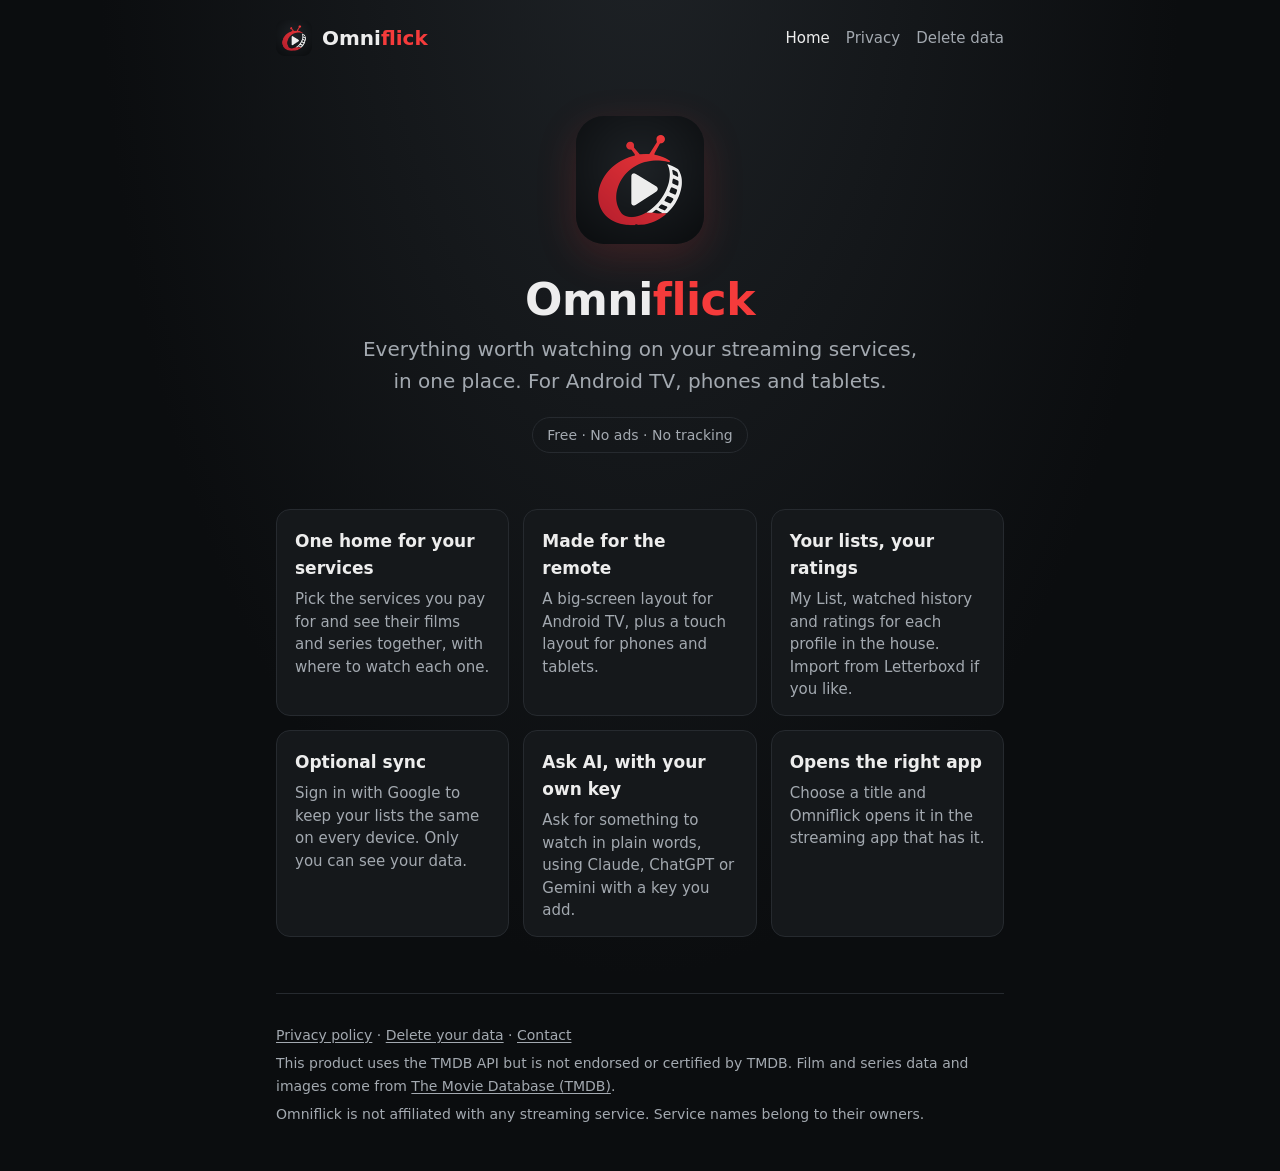
<file: docs/index.html>
<!doctype html>
<html lang="en">
<head>
<meta charset="utf-8">
<meta name="viewport" content="width=device-width, initial-scale=1">
<title>Omniflick</title>
<meta name="description" content="Omniflick is a free app for Android TV, phones and tablets that shows what to watch across your streaming services in one place.">
<link rel="icon" type="image/png" href="favicon.png">
<link rel="stylesheet" href="style.css">
</head>
<body>
<div class="wrap">
  <header class="site">
    <a class="brand" href="./"><img src="icon.png" alt=""><span>Omni<b>flick</b></span></a>
    <nav><a href="./" aria-current="page">Home</a><a href="privacy/">Privacy</a><a href="delete/">Delete data</a></nav>
  </header>

  <section class="hero">
    <img class="icon" src="icon.png" alt="Omniflick app icon">
    <h1>Omni<b>flick</b></h1>
    <p class="lead">Everything worth watching on your streaming services, in one place. For Android TV, phones and tablets.</p>
    <span class="badge">Free · No ads · No tracking</span>
  </section>

  <section class="features">
    <div class="card"><h3>One home for your services</h3><p>Pick the services you pay for and see their films and series together, with where to watch each one.</p></div>
    <div class="card"><h3>Made for the remote</h3><p>A big-screen layout for Android TV, plus a touch layout for phones and tablets.</p></div>
    <div class="card"><h3>Your lists, your ratings</h3><p>My List, watched history and ratings for each profile in the house. Import from Letterboxd if you like.</p></div>
    <div class="card"><h3>Optional sync</h3><p>Sign in with Google to keep your lists the same on every device. Only you can see your data.</p></div>
    <div class="card"><h3>Ask AI, with your own key</h3><p>Ask for something to watch in plain words, using Claude, ChatGPT or Gemini with a key you add.</p></div>
    <div class="card"><h3>Opens the right app</h3><p>Choose a title and Omniflick opens it in the streaming app that has it.</p></div>
  </section>

  <footer class="site">
    <p><a href="privacy/">Privacy policy</a> · <a href="delete/">Delete your data</a> · <a href="mailto:omniflickireland@gmail.com">Contact</a></p>
    <p>This product uses the TMDB API but is not endorsed or certified by TMDB. Film and series data and images come from <a href="https://www.themoviedb.org/">The Movie Database (TMDB)</a>.</p>
    <p>Omniflick is not affiliated with any streaming service. Service names belong to their owners.</p>
  </footer>
</div>
</body>
</html>
</file>
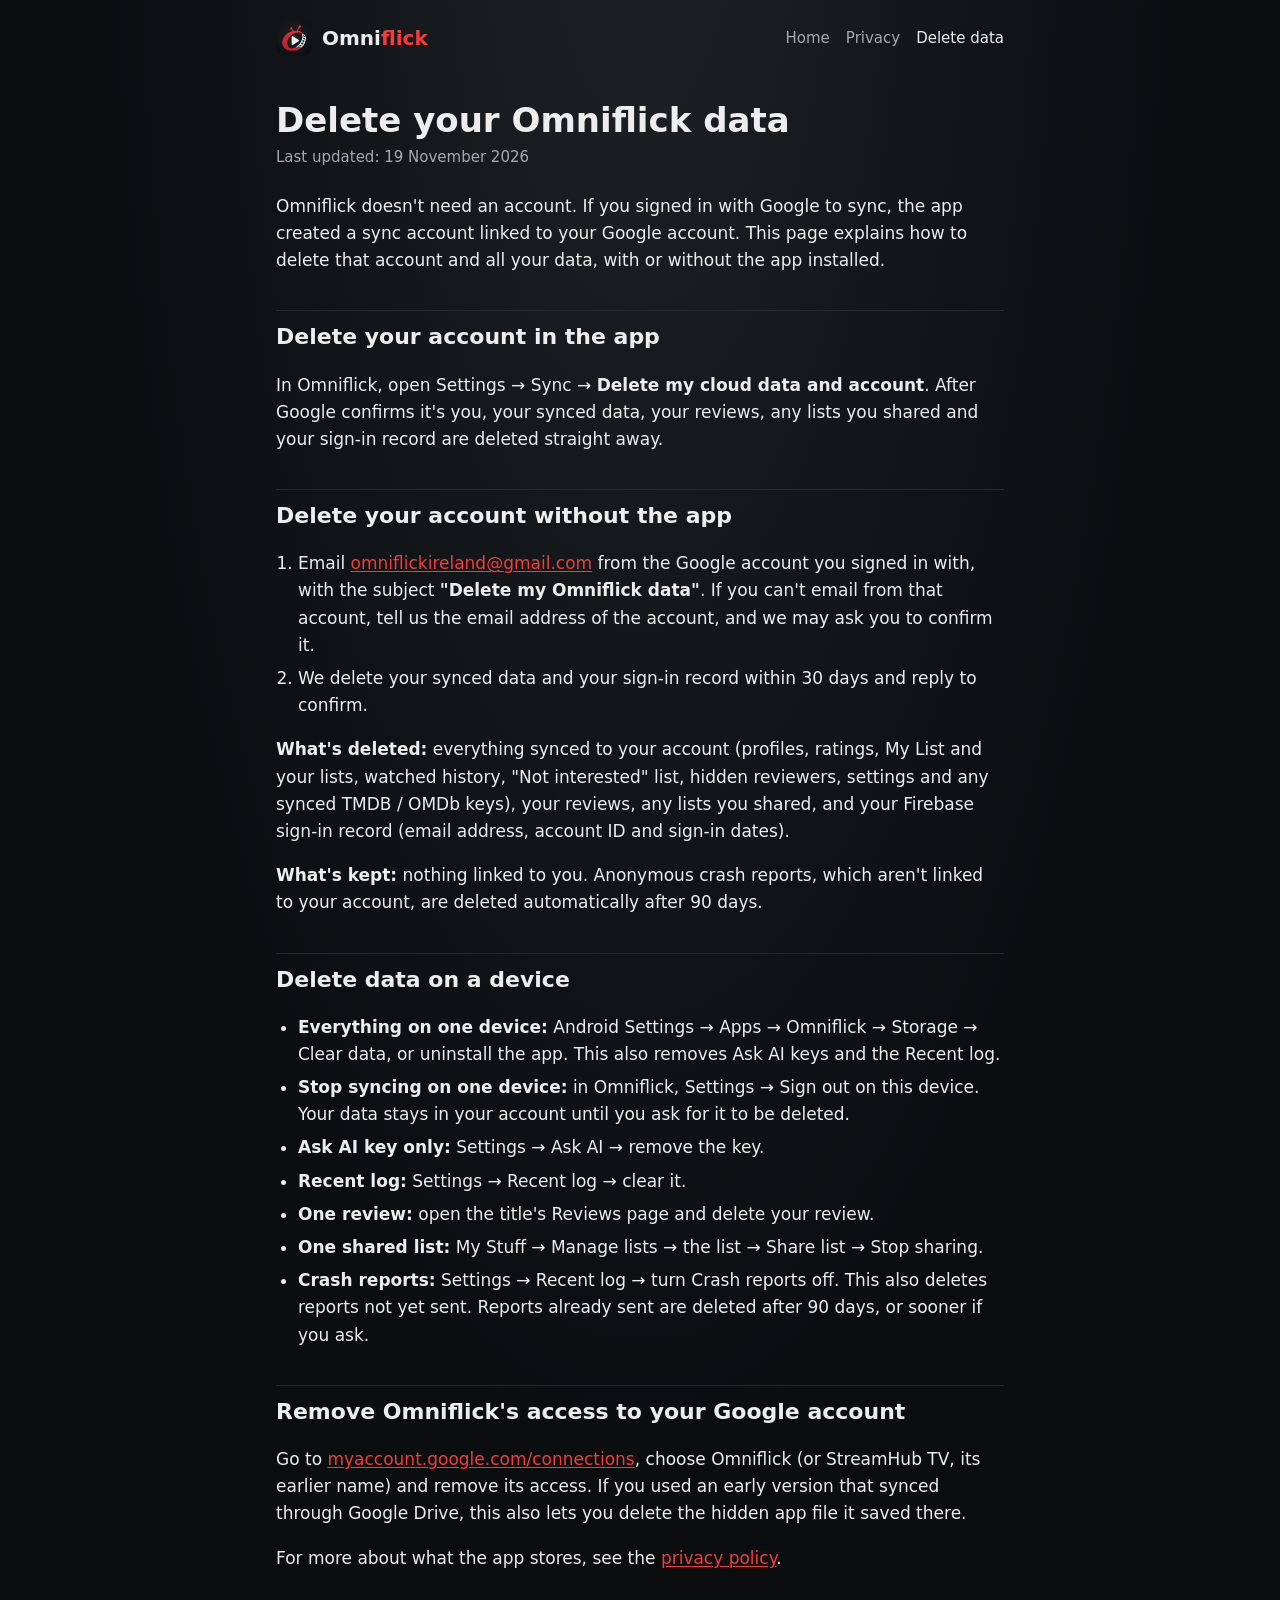
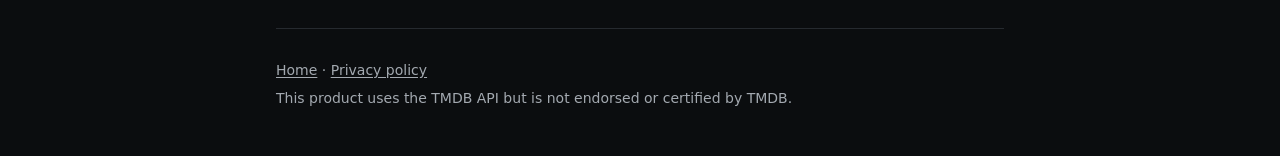
<file: docs/delete/index.html>
<!doctype html>
<html lang="en">
<head>
<meta charset="utf-8">
<meta name="viewport" content="width=device-width, initial-scale=1">
<title>Delete Omniflick Data</title>
<meta name="description" content="How to delete your Omniflick account and data.">
<link rel="icon" type="image/png" href="../favicon.png">
<link rel="stylesheet" href="../style.css">
</head>
<body>
<div class="wrap">
  <header class="site">
    <a class="brand" href="../"><img src="../icon.png" alt=""><span>Omni<b>flick</b></span></a>
    <nav><a href="../">Home</a><a href="../privacy/">Privacy</a><a href="./" aria-current="page">Delete data</a></nav>
  </header>

  <main class="doc">
    <h1>Delete your Omniflick data</h1>
    <p class="updated">Last updated: 19 November 2026</p>

    <p>Omniflick doesn't need an account. If you signed in with Google to sync, the app created a sync account linked to your Google account. This page explains how to delete that account and all your data, with or without the app installed.</p>

    <h2 id="in-app">Delete your account in the app</h2>
    <p>In Omniflick, open Settings → Sync → <strong>Delete my cloud data and account</strong>. After Google confirms it's you, your synced data, your reviews, any lists you shared and your sign-in record are deleted straight away.</p>

    <h2 id="request">Delete your account without the app</h2>
    <ol>
      <li>Email <a href="mailto:omniflickireland@gmail.com">omniflickireland@gmail.com</a> from the Google account you signed in with, with the subject <strong>"Delete my Omniflick data"</strong>. If you can't email from that account, tell us the email address of the account, and we may ask you to confirm it.</li>
      <li>We delete your synced data and your sign-in record within 30 days and reply to confirm.</li>
    </ol>
    <p><strong>What's deleted:</strong> everything synced to your account (profiles, ratings, My List and your lists, watched history, "Not interested" list, hidden reviewers, settings and any synced TMDB / OMDb keys), your reviews, any lists you shared, and your Firebase sign-in record (email address, account ID and sign-in dates).</p>
    <p><strong>What's kept:</strong> nothing linked to you. Anonymous crash reports, which aren't linked to your account, are deleted automatically after 90 days.</p>

    <h2 id="device">Delete data on a device</h2>
    <ul>
      <li><strong>Everything on one device:</strong> Android Settings → Apps → Omniflick → Storage → Clear data, or uninstall the app. This also removes Ask AI keys and the Recent log.</li>
      <li><strong>Stop syncing on one device:</strong> in Omniflick, Settings → Sign out on this device. Your data stays in your account until you ask for it to be deleted.</li>
      <li><strong>Ask AI key only:</strong> Settings → Ask AI → remove the key.</li>
      <li><strong>Recent log:</strong> Settings → Recent log → clear it.</li>
      <li><strong>One review:</strong> open the title's Reviews page and delete your review.</li>
      <li><strong>One shared list:</strong> My Stuff → Manage lists → the list → Share list → Stop sharing.</li>
      <li><strong>Crash reports:</strong> Settings → Recent log → turn Crash reports off. This also deletes reports not yet sent. Reports already sent are deleted after 90 days, or sooner if you ask.</li>
    </ul>

    <h2 id="google">Remove Omniflick's access to your Google account</h2>
    <p>Go to <a href="https://myaccount.google.com/connections">myaccount.google.com/connections</a>, choose Omniflick (or StreamHub TV, its earlier name) and remove its access. If you used an early version that synced through Google Drive, this also lets you delete the hidden app file it saved there.</p>

    <p>For more about what the app stores, see the <a href="../privacy/">privacy policy</a>.</p>
  </main>

  <footer class="site">
    <p><a href="../">Home</a> · <a href="../privacy/">Privacy policy</a></p>
    <p>This product uses the TMDB API but is not endorsed or certified by TMDB.</p>
  </footer>
</div>
</body>
</html>
</file>
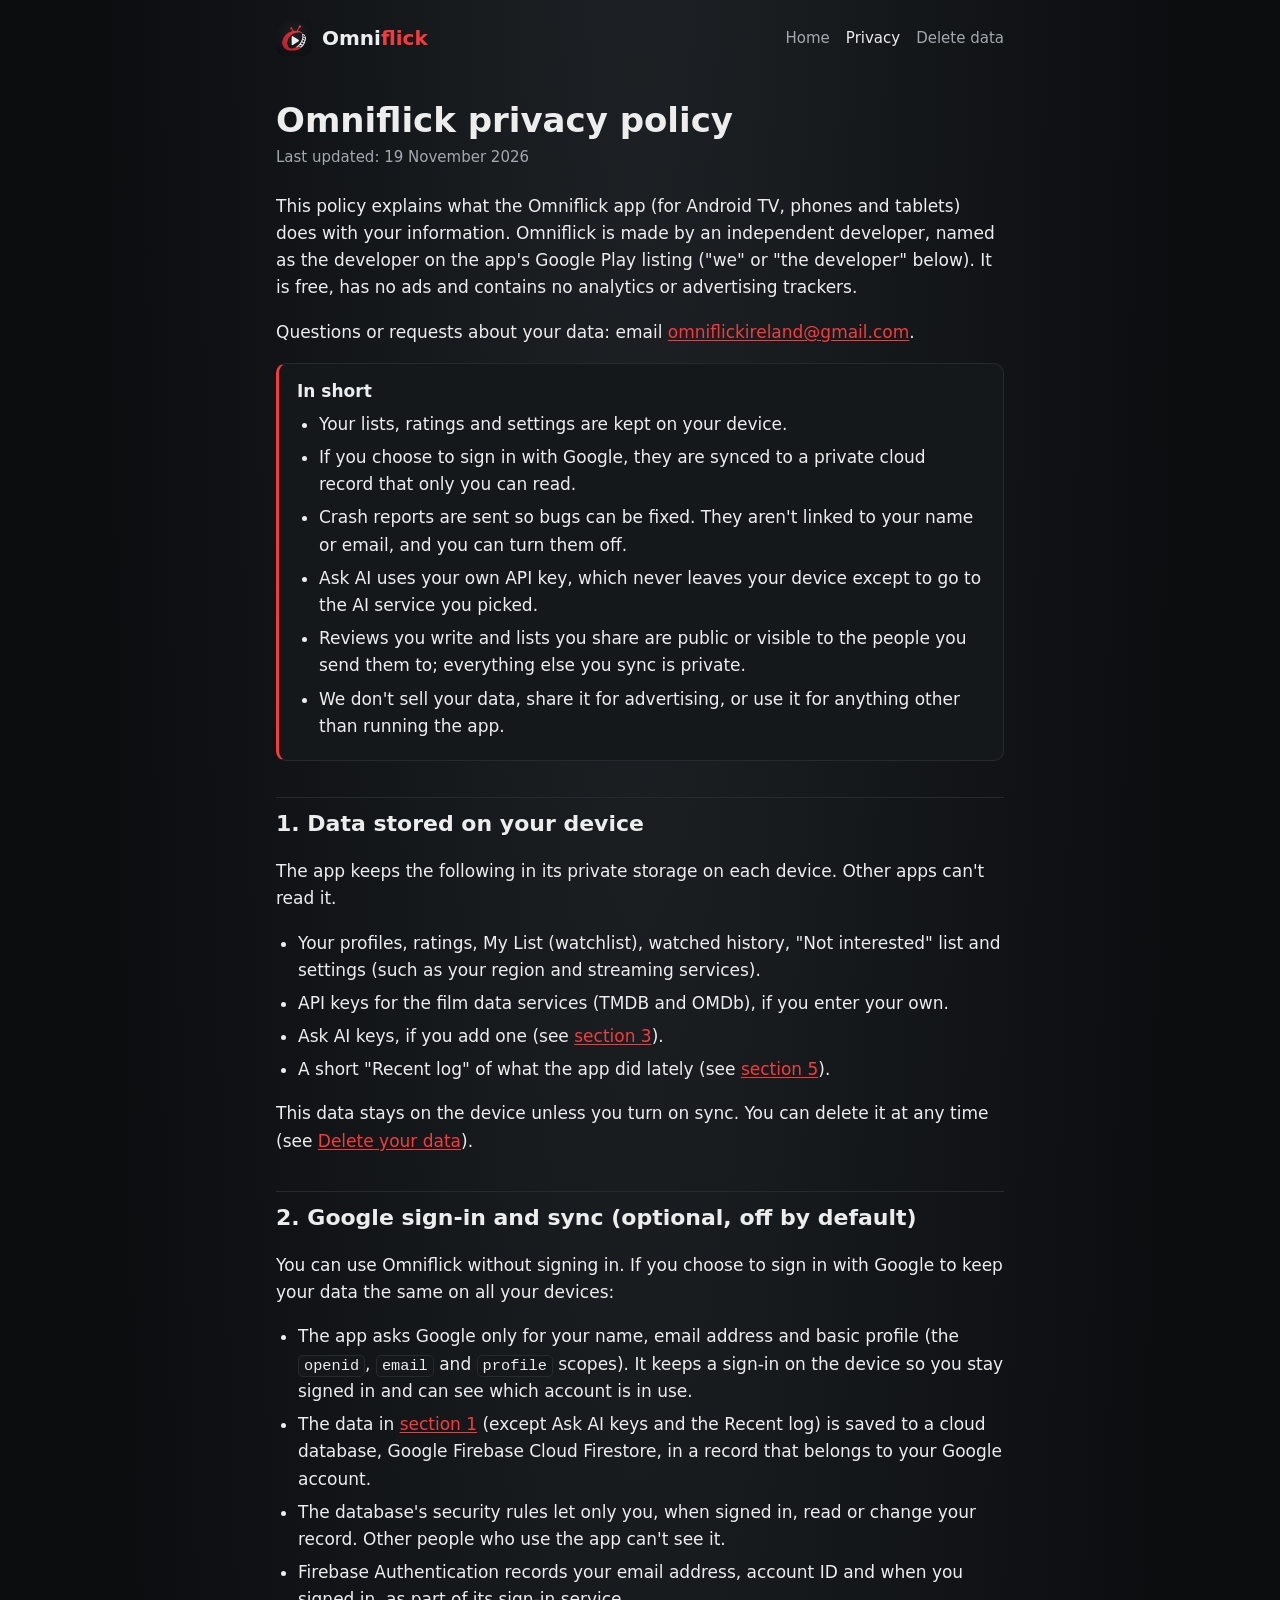
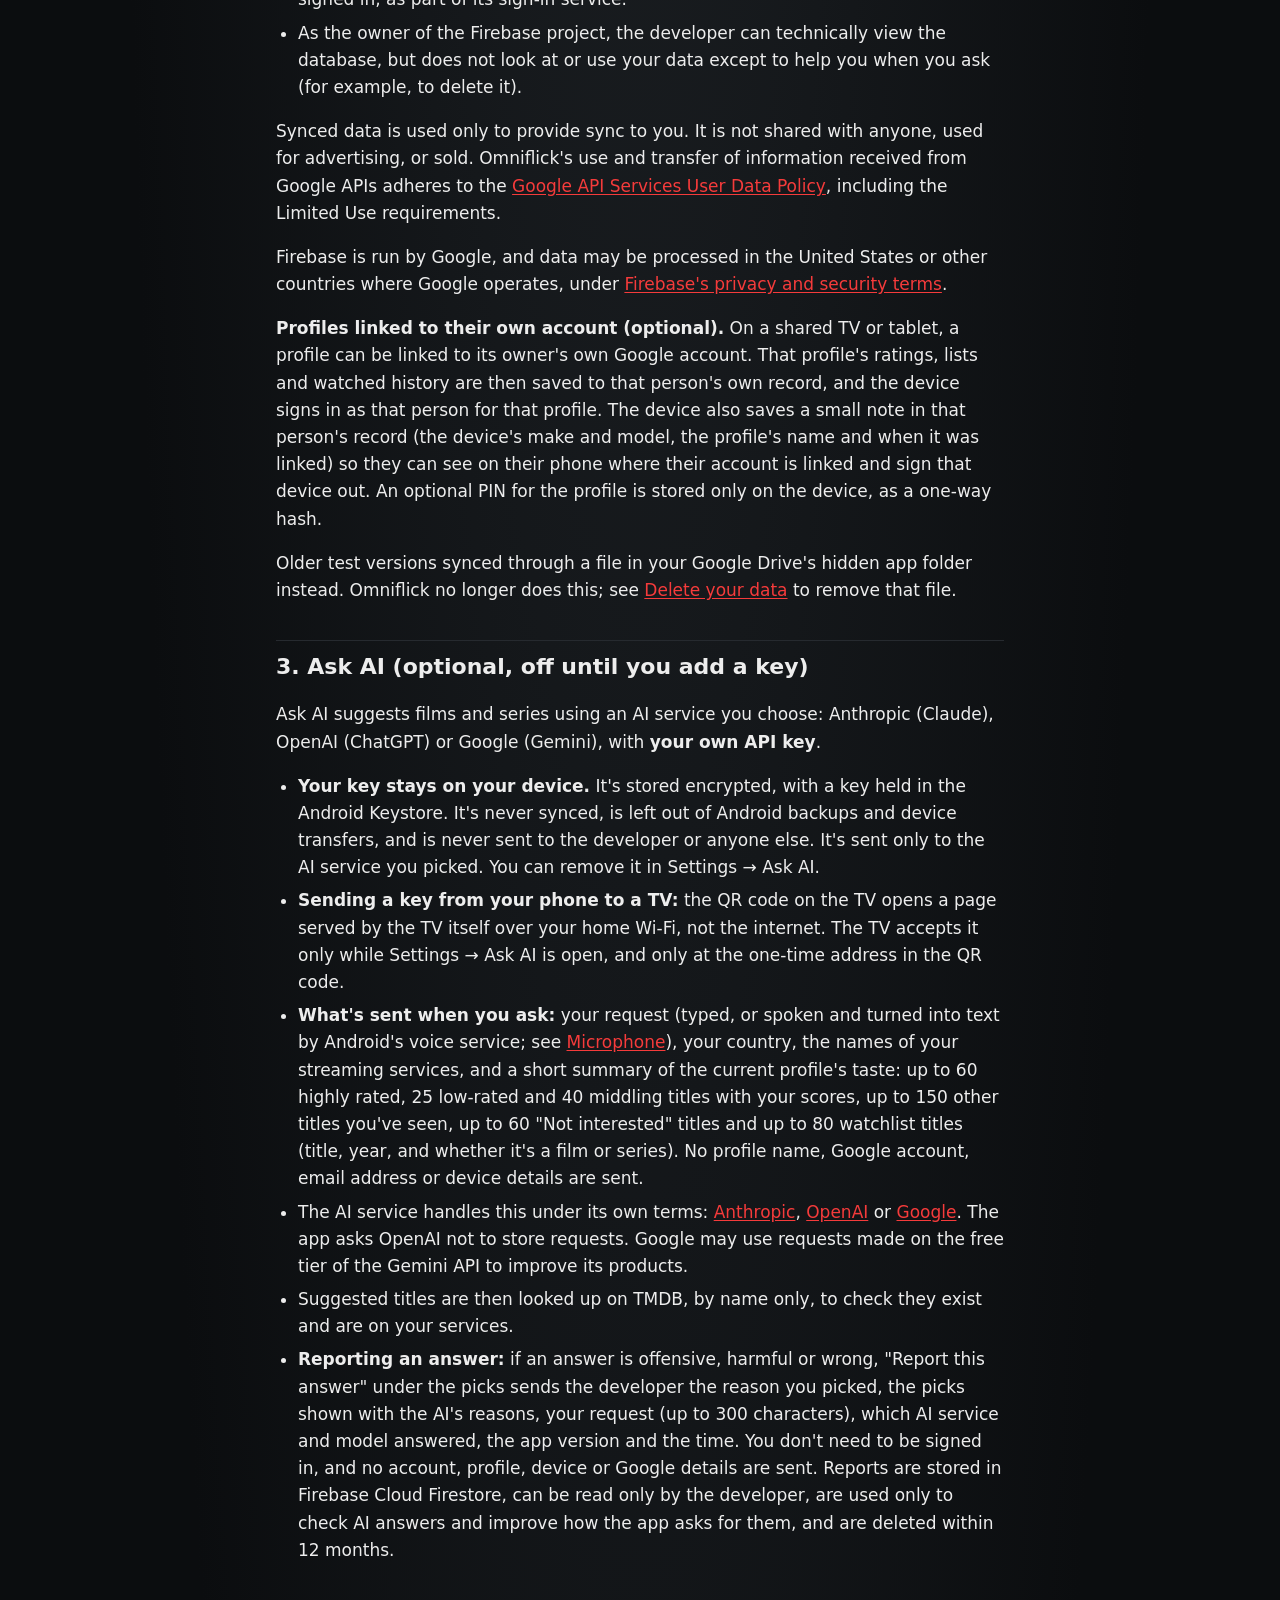
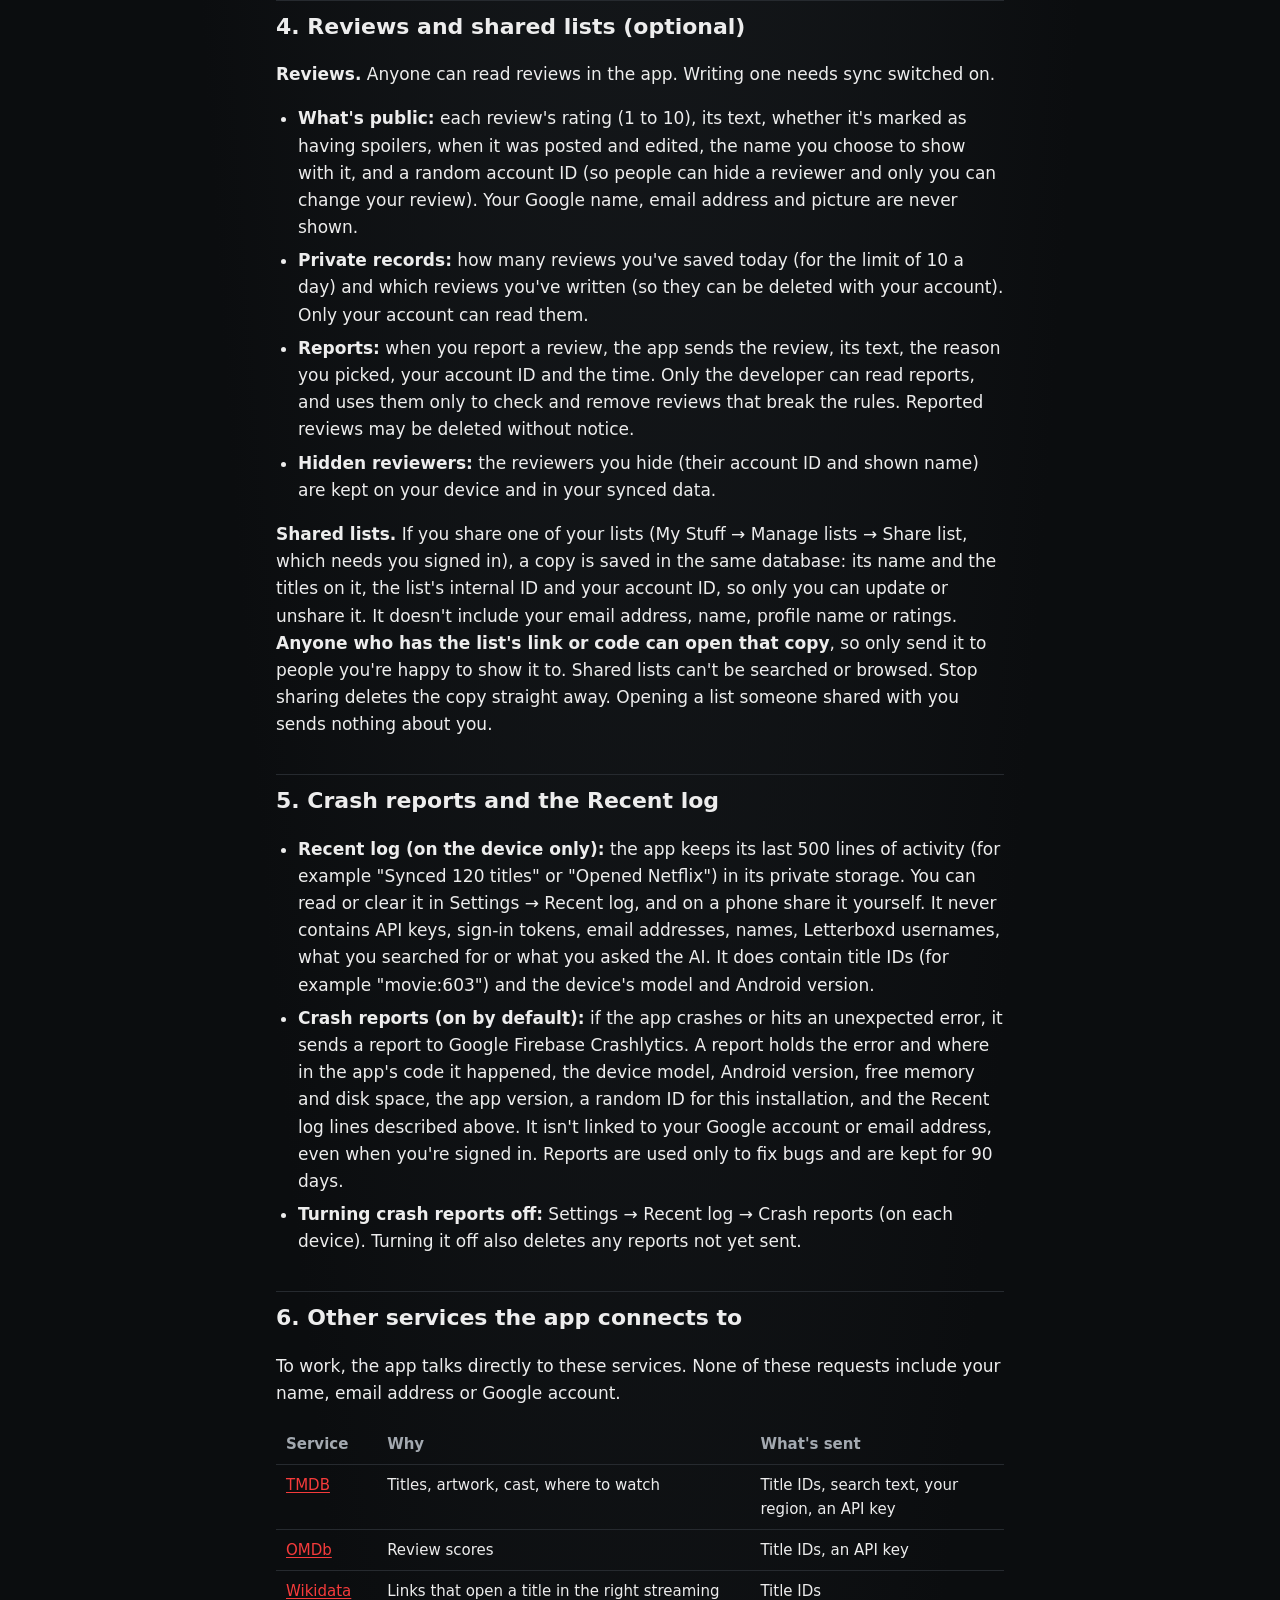
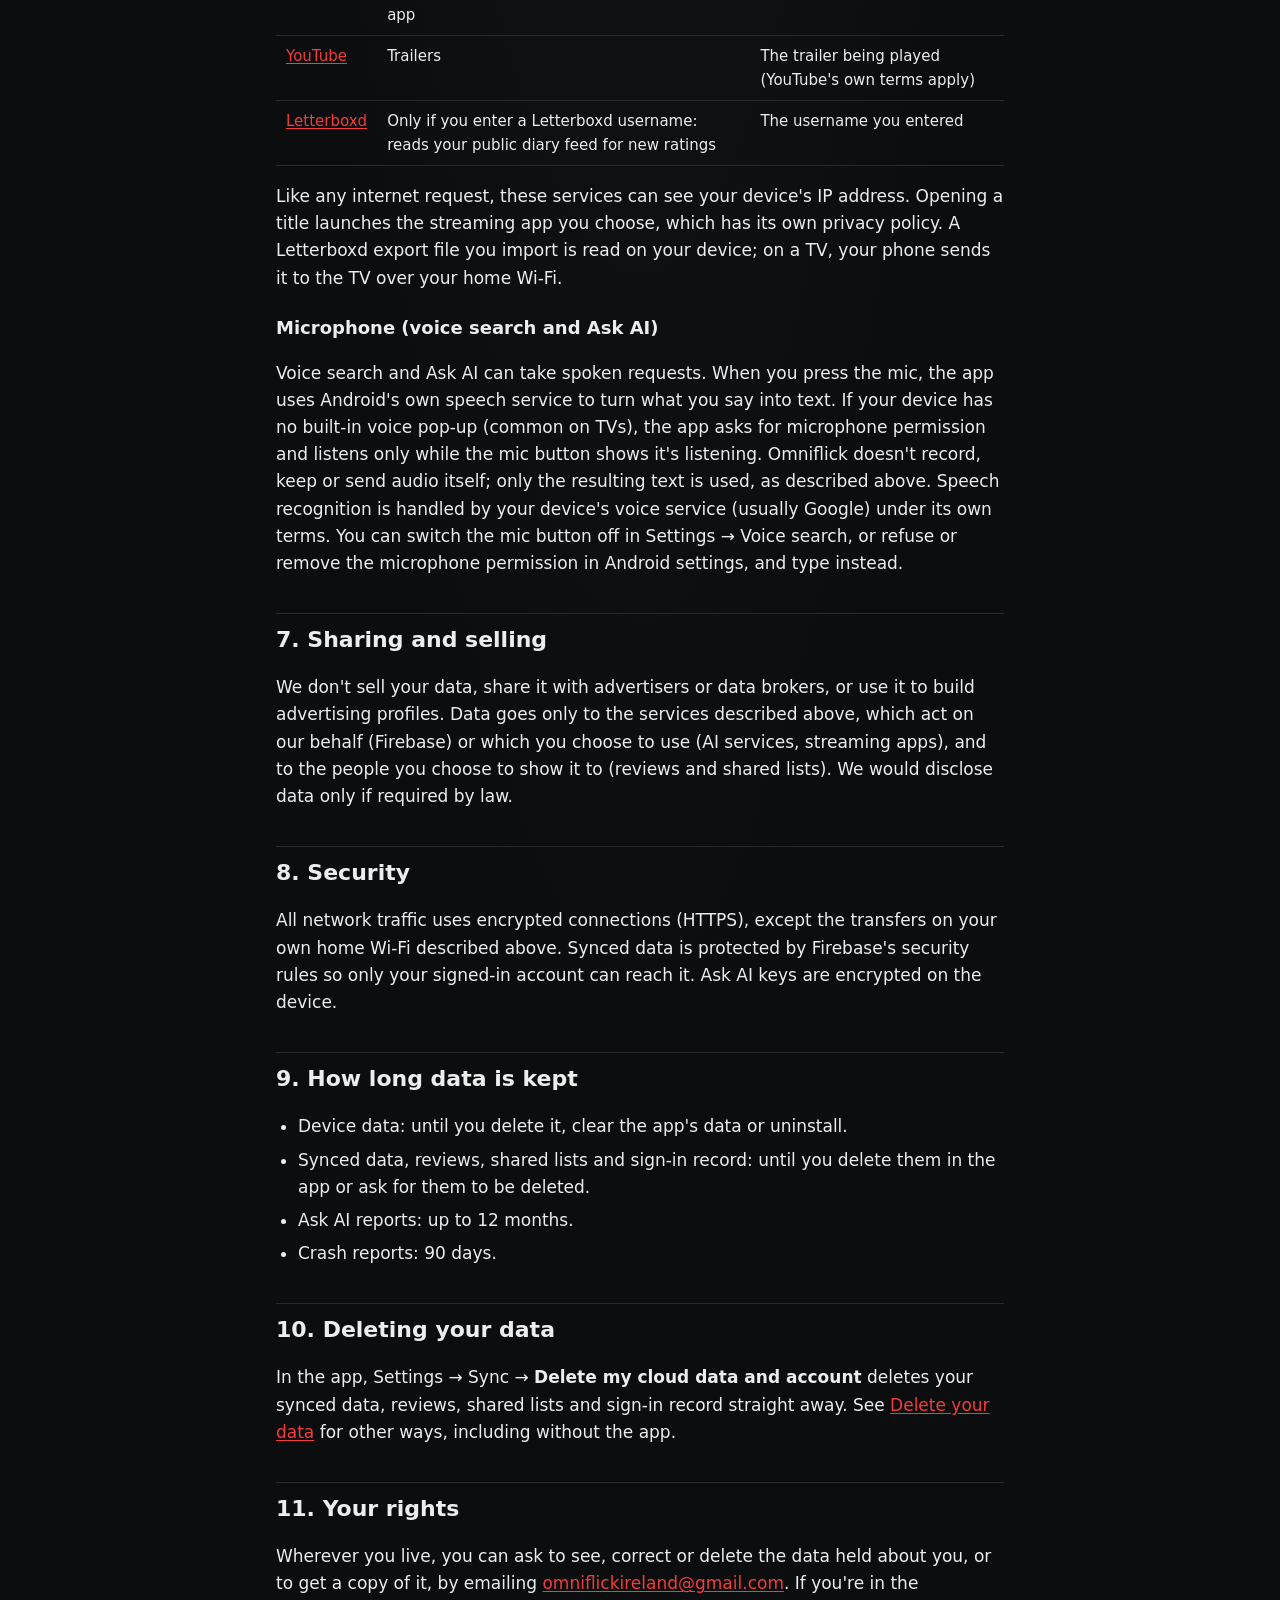
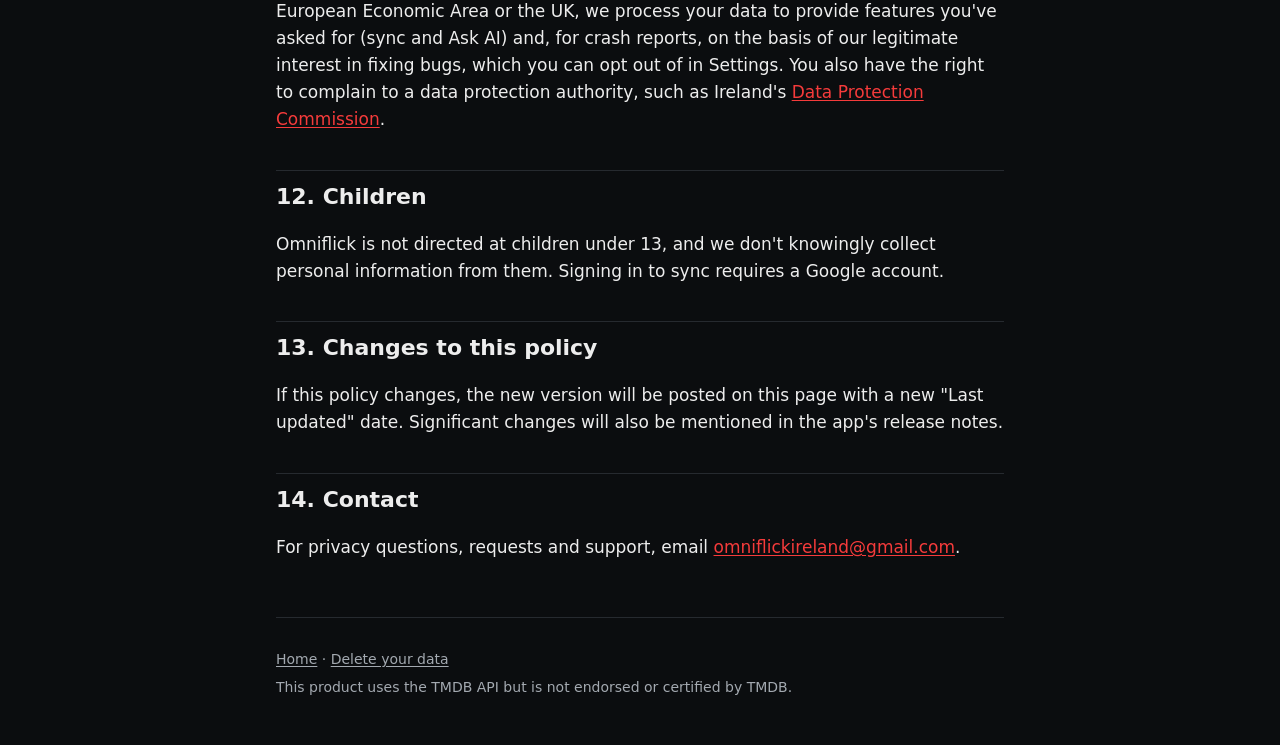
<file: docs/privacy/index.html>
<!doctype html>
<html lang="en">
<head>
<meta charset="utf-8">
<meta name="viewport" content="width=device-width, initial-scale=1">
<title>Omniflick Privacy Policy</title>
<meta name="description" content="How the Omniflick app handles your data.">
<link rel="icon" type="image/png" href="../favicon.png">
<link rel="stylesheet" href="../style.css">
</head>
<body>
<div class="wrap">
  <header class="site">
    <a class="brand" href="../"><img src="../icon.png" alt=""><span>Omni<b>flick</b></span></a>
    <nav><a href="../">Home</a><a href="./" aria-current="page">Privacy</a><a href="../delete/">Delete data</a></nav>
  </header>

  <main class="doc">
    <h1>Omniflick privacy policy</h1>
    <p class="updated">Last updated: 19 November 2026</p>

    <p>This policy explains what the Omniflick app (for Android TV, phones and tablets) does with your information. Omniflick is made by an independent developer, named as the developer on the app's Google Play listing ("we" or "the developer" below). It is free, has no ads and contains no analytics or advertising trackers.</p>
    <p>Questions or requests about your data: email <a href="mailto:omniflickireland@gmail.com">omniflickireland@gmail.com</a>.</p>

    <div class="summary">
      <strong>In short</strong>
      <ul>
        <li>Your lists, ratings and settings are kept on your device.</li>
        <li>If you choose to sign in with Google, they are synced to a private cloud record that only you can read.</li>
        <li>Crash reports are sent so bugs can be fixed. They aren't linked to your name or email, and you can turn them off.</li>
        <li>Ask AI uses your own API key, which never leaves your device except to go to the AI service you picked.</li>
        <li>Reviews you write and lists you share are public or visible to the people you send them to; everything else you sync is private.</li>
        <li>We don't sell your data, share it for advertising, or use it for anything other than running the app.</li>
      </ul>
    </div>

    <h2 id="device">1. Data stored on your device</h2>
    <p>The app keeps the following in its private storage on each device. Other apps can't read it.</p>
    <ul>
      <li>Your profiles, ratings, My List (watchlist), watched history, "Not interested" list and settings (such as your region and streaming services).</li>
      <li>API keys for the film data services (TMDB and OMDb), if you enter your own.</li>
      <li>Ask AI keys, if you add one (see <a href="#ask-ai">section 3</a>).</li>
      <li>A short "Recent log" of what the app did lately (see <a href="#crash">section 5</a>).</li>
    </ul>
    <p>This data stays on the device unless you turn on sync. You can delete it at any time (see <a href="../delete/">Delete your data</a>).</p>

    <h2 id="sync">2. Google sign-in and sync (optional, off by default)</h2>
    <p>You can use Omniflick without signing in. If you choose to sign in with Google to keep your data the same on all your devices:</p>
    <ul>
      <li>The app asks Google only for your name, email address and basic profile (the <code>openid</code>, <code>email</code> and <code>profile</code> scopes). It keeps a sign-in on the device so you stay signed in and can see which account is in use.</li>
      <li>The data in <a href="#device">section 1</a> (except Ask AI keys and the Recent log) is saved to a cloud database, Google Firebase Cloud Firestore, in a record that belongs to your Google account.</li>
      <li>The database's security rules let only you, when signed in, read or change your record. Other people who use the app can't see it.</li>
      <li>Firebase Authentication records your email address, account ID and when you signed in, as part of its sign-in service.</li>
      <li>As the owner of the Firebase project, the developer can technically view the database, but does not look at or use your data except to help you when you ask (for example, to delete it).</li>
    </ul>
    <p>Synced data is used only to provide sync to you. It is not shared with anyone, used for advertising, or sold. Omniflick's use and transfer of information received from Google APIs adheres to the <a href="https://developers.google.com/terms/api-services-user-data-policy">Google API Services User Data Policy</a>, including the Limited Use requirements.</p>
    <p>Firebase is run by Google, and data may be processed in the United States or other countries where Google operates, under <a href="https://firebase.google.com/support/privacy">Firebase's privacy and security terms</a>.</p>
    <p><strong>Profiles linked to their own account (optional).</strong> On a shared TV or tablet, a profile can be linked to its owner's own Google account. That profile's ratings, lists and watched history are then saved to that person's own record, and the device signs in as that person for that profile. The device also saves a small note in that person's record (the device's make and model, the profile's name and when it was linked) so they can see on their phone where their account is linked and sign that device out. An optional PIN for the profile is stored only on the device, as a one-way hash.</p>
    <p>Older test versions synced through a file in your Google Drive's hidden app folder instead. Omniflick no longer does this; see <a href="../delete/">Delete your data</a> to remove that file.</p>

    <h2 id="ask-ai">3. Ask AI (optional, off until you add a key)</h2>
    <p>Ask AI suggests films and series using an AI service you choose: Anthropic (Claude), OpenAI (ChatGPT) or Google (Gemini), with <strong>your own API key</strong>.</p>
    <ul>
      <li><strong>Your key stays on your device.</strong> It's stored encrypted, with a key held in the Android Keystore. It's never synced, is left out of Android backups and device transfers, and is never sent to the developer or anyone else. It's sent only to the AI service you picked. You can remove it in Settings → Ask AI.</li>
      <li><strong>Sending a key from your phone to a TV:</strong> the QR code on the TV opens a page served by the TV itself over your home Wi-Fi, not the internet. The TV accepts it only while Settings → Ask AI is open, and only at the one-time address in the QR code.</li>
      <li><strong>What's sent when you ask:</strong> your request (typed, or spoken and turned into text by Android's voice service; see <a href="#microphone">Microphone</a>), your country, the names of your streaming services, and a short summary of the current profile's taste: up to 60 highly rated, 25 low-rated and 40 middling titles with your scores, up to 150 other titles you've seen, up to 60 "Not interested" titles and up to 80 watchlist titles (title, year, and whether it's a film or series). No profile name, Google account, email address or device details are sent.</li>
      <li>The AI service handles this under its own terms: <a href="https://www.anthropic.com/legal/privacy">Anthropic</a>, <a href="https://openai.com/policies/privacy-policy">OpenAI</a> or <a href="https://ai.google.dev/gemini-api/terms">Google</a>. The app asks OpenAI not to store requests. Google may use requests made on the free tier of the Gemini API to improve its products.</li>
      <li>Suggested titles are then looked up on TMDB, by name only, to check they exist and are on your services.</li>
      <li><strong>Reporting an answer:</strong> if an answer is offensive, harmful or wrong, "Report this answer" under the picks sends the developer the reason you picked, the picks shown with the AI's reasons, your request (up to 300 characters), which AI service and model answered, the app version and the time. You don't need to be signed in, and no account, profile, device or Google details are sent. Reports are stored in Firebase Cloud Firestore, can be read only by the developer, are used only to check AI answers and improve how the app asks for them, and are deleted within 12 months.</li>
    </ul>

    <h2 id="reviews">4. Reviews and shared lists (optional)</h2>
    <p><strong>Reviews.</strong> Anyone can read reviews in the app. Writing one needs sync switched on.</p>
    <ul>
      <li><strong>What's public:</strong> each review's rating (1 to 10), its text, whether it's marked as having spoilers, when it was posted and edited, the name you choose to show with it, and a random account ID (so people can hide a reviewer and only you can change your review). Your Google name, email address and picture are never shown.</li>
      <li><strong>Private records:</strong> how many reviews you've saved today (for the limit of 10 a day) and which reviews you've written (so they can be deleted with your account). Only your account can read them.</li>
      <li><strong>Reports:</strong> when you report a review, the app sends the review, its text, the reason you picked, your account ID and the time. Only the developer can read reports, and uses them only to check and remove reviews that break the rules. Reported reviews may be deleted without notice.</li>
      <li><strong>Hidden reviewers:</strong> the reviewers you hide (their account ID and shown name) are kept on your device and in your synced data.</li>
    </ul>
    <p><strong>Shared lists.</strong> If you share one of your lists (My Stuff → Manage lists → Share list, which needs you signed in), a copy is saved in the same database: its name and the titles on it, the list's internal ID and your account ID, so only you can update or unshare it. It doesn't include your email address, name, profile name or ratings. <strong>Anyone who has the list's link or code can open that copy</strong>, so only send it to people you're happy to show it to. Shared lists can't be searched or browsed. Stop sharing deletes the copy straight away. Opening a list someone shared with you sends nothing about you.</p>

    <h2 id="crash">5. Crash reports and the Recent log</h2>
    <ul>
      <li><strong>Recent log (on the device only):</strong> the app keeps its last 500 lines of activity (for example "Synced 120 titles" or "Opened Netflix") in its private storage. You can read or clear it in Settings → Recent log, and on a phone share it yourself. It never contains API keys, sign-in tokens, email addresses, names, Letterboxd usernames, what you searched for or what you asked the AI. It does contain title IDs (for example "movie:603") and the device's model and Android version.</li>
      <li><strong>Crash reports (on by default):</strong> if the app crashes or hits an unexpected error, it sends a report to Google Firebase Crashlytics. A report holds the error and where in the app's code it happened, the device model, Android version, free memory and disk space, the app version, a random ID for this installation, and the Recent log lines described above. It isn't linked to your Google account or email address, even when you're signed in. Reports are used only to fix bugs and are kept for 90 days.</li>
      <li><strong>Turning crash reports off:</strong> Settings → Recent log → Crash reports (on each device). Turning it off also deletes any reports not yet sent.</li>
    </ul>

    <h2 id="services">6. Other services the app connects to</h2>
    <p>To work, the app talks directly to these services. None of these requests include your name, email address or Google account.</p>
    <table>
      <thead><tr><th>Service</th><th>Why</th><th>What's sent</th></tr></thead>
      <tbody>
        <tr><td><a href="https://www.themoviedb.org/privacy-policy">TMDB</a></td><td>Titles, artwork, cast, where to watch</td><td>Title IDs, search text, your region, an API key</td></tr>
        <tr><td><a href="https://www.omdbapi.com/legal.htm">OMDb</a></td><td>Review scores</td><td>Title IDs, an API key</td></tr>
        <tr><td><a href="https://foundation.wikimedia.org/wiki/Policy:Privacy_policy">Wikidata</a></td><td>Links that open a title in the right streaming app</td><td>Title IDs</td></tr>
        <tr><td><a href="https://policies.google.com/privacy">YouTube</a></td><td>Trailers</td><td>The trailer being played (YouTube's own terms apply)</td></tr>
        <tr><td><a href="https://letterboxd.com/legal/privacy-policy/">Letterboxd</a></td><td>Only if you enter a Letterboxd username: reads your public diary feed for new ratings</td><td>The username you entered</td></tr>
      </tbody>
    </table>
    <p>Like any internet request, these services can see your device's IP address. Opening a title launches the streaming app you choose, which has its own privacy policy. A Letterboxd export file you import is read on your device; on a TV, your phone sends it to the TV over your home Wi-Fi.</p>
    <h3 id="microphone">Microphone (voice search and Ask AI)</h3>
    <p>Voice search and Ask AI can take spoken requests. When you press the mic, the app uses Android's own speech service to turn what you say into text. If your device has no built-in voice pop-up (common on TVs), the app asks for microphone permission and listens only while the mic button shows it's listening. Omniflick doesn't record, keep or send audio itself; only the resulting text is used, as described above. Speech recognition is handled by your device's voice service (usually Google) under its own terms. You can switch the mic button off in Settings → Voice search, or refuse or remove the microphone permission in Android settings, and type instead.</p>

    <h2 id="sharing">7. Sharing and selling</h2>
    <p>We don't sell your data, share it with advertisers or data brokers, or use it to build advertising profiles. Data goes only to the services described above, which act on our behalf (Firebase) or which you choose to use (AI services, streaming apps), and to the people you choose to show it to (reviews and shared lists). We would disclose data only if required by law.</p>

    <h2 id="security">8. Security</h2>
    <p>All network traffic uses encrypted connections (HTTPS), except the transfers on your own home Wi-Fi described above. Synced data is protected by Firebase's security rules so only your signed-in account can reach it. Ask AI keys are encrypted on the device.</p>

    <h2 id="retention">9. How long data is kept</h2>
    <ul>
      <li>Device data: until you delete it, clear the app's data or uninstall.</li>
      <li>Synced data, reviews, shared lists and sign-in record: until you delete them in the app or ask for them to be deleted.</li>
      <li>Ask AI reports: up to 12 months.</li>
      <li>Crash reports: 90 days.</li>
    </ul>

    <h2 id="delete">10. Deleting your data</h2>
    <p>In the app, Settings → Sync → <strong>Delete my cloud data and account</strong> deletes your synced data, reviews, shared lists and sign-in record straight away. See <a href="../delete/">Delete your data</a> for other ways, including without the app.</p>

    <h2 id="rights">11. Your rights</h2>
    <p>Wherever you live, you can ask to see, correct or delete the data held about you, or to get a copy of it, by emailing <a href="mailto:omniflickireland@gmail.com">omniflickireland@gmail.com</a>. If you're in the European Economic Area or the UK, we process your data to provide features you've asked for (sync and Ask AI) and, for crash reports, on the basis of our legitimate interest in fixing bugs, which you can opt out of in Settings. You also have the right to complain to a data protection authority, such as Ireland's <a href="https://www.dataprotection.ie/">Data Protection Commission</a>.</p>

    <h2 id="children">12. Children</h2>
    <p>Omniflick is not directed at children under 13, and we don't knowingly collect personal information from them. Signing in to sync requires a Google account.</p>

    <h2 id="changes">13. Changes to this policy</h2>
    <p>If this policy changes, the new version will be posted on this page with a new "Last updated" date. Significant changes will also be mentioned in the app's release notes.</p>

    <h2 id="contact">14. Contact</h2>
    <p>For privacy questions, requests and support, email <a href="mailto:omniflickireland@gmail.com">omniflickireland@gmail.com</a>.</p>
  </main>

  <footer class="site">
    <p><a href="../">Home</a> · <a href="../delete/">Delete your data</a></p>
    <p>This product uses the TMDB API but is not endorsed or certified by TMDB.</p>
  </footer>
</div>
</body>
</html>
</file>
<file: docs/style.css>
:root {
  --bg: #0b0d0f;
  --surface: #15181b;
  --border: #262a2f;
  --text: #ededed;
  --muted: #a3a9b0;
  --accent: #f53b3b;
  --accent-dark: #b51e2d;
  color-scheme: dark;
}

* { box-sizing: border-box; }

html { -webkit-text-size-adjust: 100%; }

body {
  margin: 0;
  background: radial-gradient(ellipse at 50% -10%, #1e2226 0%, var(--bg) 60%) no-repeat, var(--bg);
  color: var(--text);
  font: 17px/1.6 system-ui, -apple-system, "Segoe UI", Roboto, "Helvetica Neue", Arial, sans-serif;
}

a { color: var(--accent); text-underline-offset: 2px; }
a:hover { color: #ff6b6b; }

.wrap { max-width: 760px; margin: 0 auto; padding: 0 16px; }

header.site {
  display: flex; align-items: center; gap: 12px;
  padding: 20px 0;
}
header.site a.brand {
  display: flex; align-items: center; gap: 10px;
  color: var(--text); text-decoration: none; font-weight: 700; font-size: 20px;
}
header.site a.brand img { width: 36px; height: 36px; border-radius: 9px; }
header.site a.brand span b { color: var(--accent); font-weight: 700; }
header.site nav { margin-left: auto; display: flex; gap: 16px; font-size: 15px; }
header.site nav a { color: var(--muted); text-decoration: none; }
header.site nav a:hover, header.site nav a[aria-current] { color: var(--text); }

.hero { text-align: center; padding: 40px 0 24px; }
.hero img.icon { width: 128px; height: 128px; border-radius: 28px; box-shadow: 0 12px 40px rgba(245, 59, 59, .18); }
.hero h1 { font-size: 44px; line-height: 1.1; margin: 24px 0 8px; letter-spacing: -.5px; }
.hero h1 b { color: var(--accent); }
.hero p.lead { font-size: 20px; color: var(--muted); margin: 0 auto; max-width: 560px; }
.badge {
  display: inline-block; margin-top: 20px; padding: 6px 14px; border-radius: 999px;
  border: 1px solid var(--border); color: var(--muted); font-size: 14px;
}

.features { display: grid; grid-template-columns: repeat(auto-fit, minmax(220px, 1fr)); gap: 14px; margin: 32px 0; }
.card { background: var(--surface); border: 1px solid var(--border); border-radius: 14px; padding: 18px 18px 14px; }
.card h3 { margin: 0 0 6px; font-size: 17px; }
.card p { margin: 0; color: var(--muted); font-size: 15px; line-height: 1.5; }

main.doc h1 { font-size: 34px; line-height: 1.2; margin: 24px 0 4px; }
main.doc .updated { color: var(--muted); margin: 0 0 24px; font-size: 15px; }
main.doc h2 { font-size: 22px; margin: 36px 0 8px; padding-top: 8px; border-top: 1px solid var(--border); }
main.doc h3 { font-size: 18px; margin: 22px 0 6px; }
main.doc li { margin: 6px 0; }
main.doc ul, main.doc ol { padding-left: 22px; }
main.doc .summary { background: var(--surface); border: 1px solid var(--border); border-left: 3px solid var(--accent); border-radius: 10px; padding: 14px 18px; }
main.doc .summary ul { margin: 6px 0; }
main.doc table { width: 100%; border-collapse: collapse; font-size: 15px; margin: 12px 0; display: block; overflow-x: auto; }
main.doc th, main.doc td { text-align: left; vertical-align: top; padding: 8px 10px; border-bottom: 1px solid var(--border); }
main.doc th { color: var(--muted); font-weight: 600; }
code { background: var(--surface); border: 1px solid var(--border); border-radius: 5px; padding: 1px 5px; font-size: .9em; }

footer.site {
  margin-top: 56px; padding: 24px 0 40px; border-top: 1px solid var(--border);
  color: var(--muted); font-size: 14px;
}
footer.site p { margin: 6px 0; }
footer.site a { color: var(--muted); }

@media (max-width: 520px) {
  body { font-size: 16px; }
  .hero h1 { font-size: 36px; }
  header.site nav { gap: 12px; font-size: 14px; }
  header.site a.brand span { display: none; }
}
</file>
